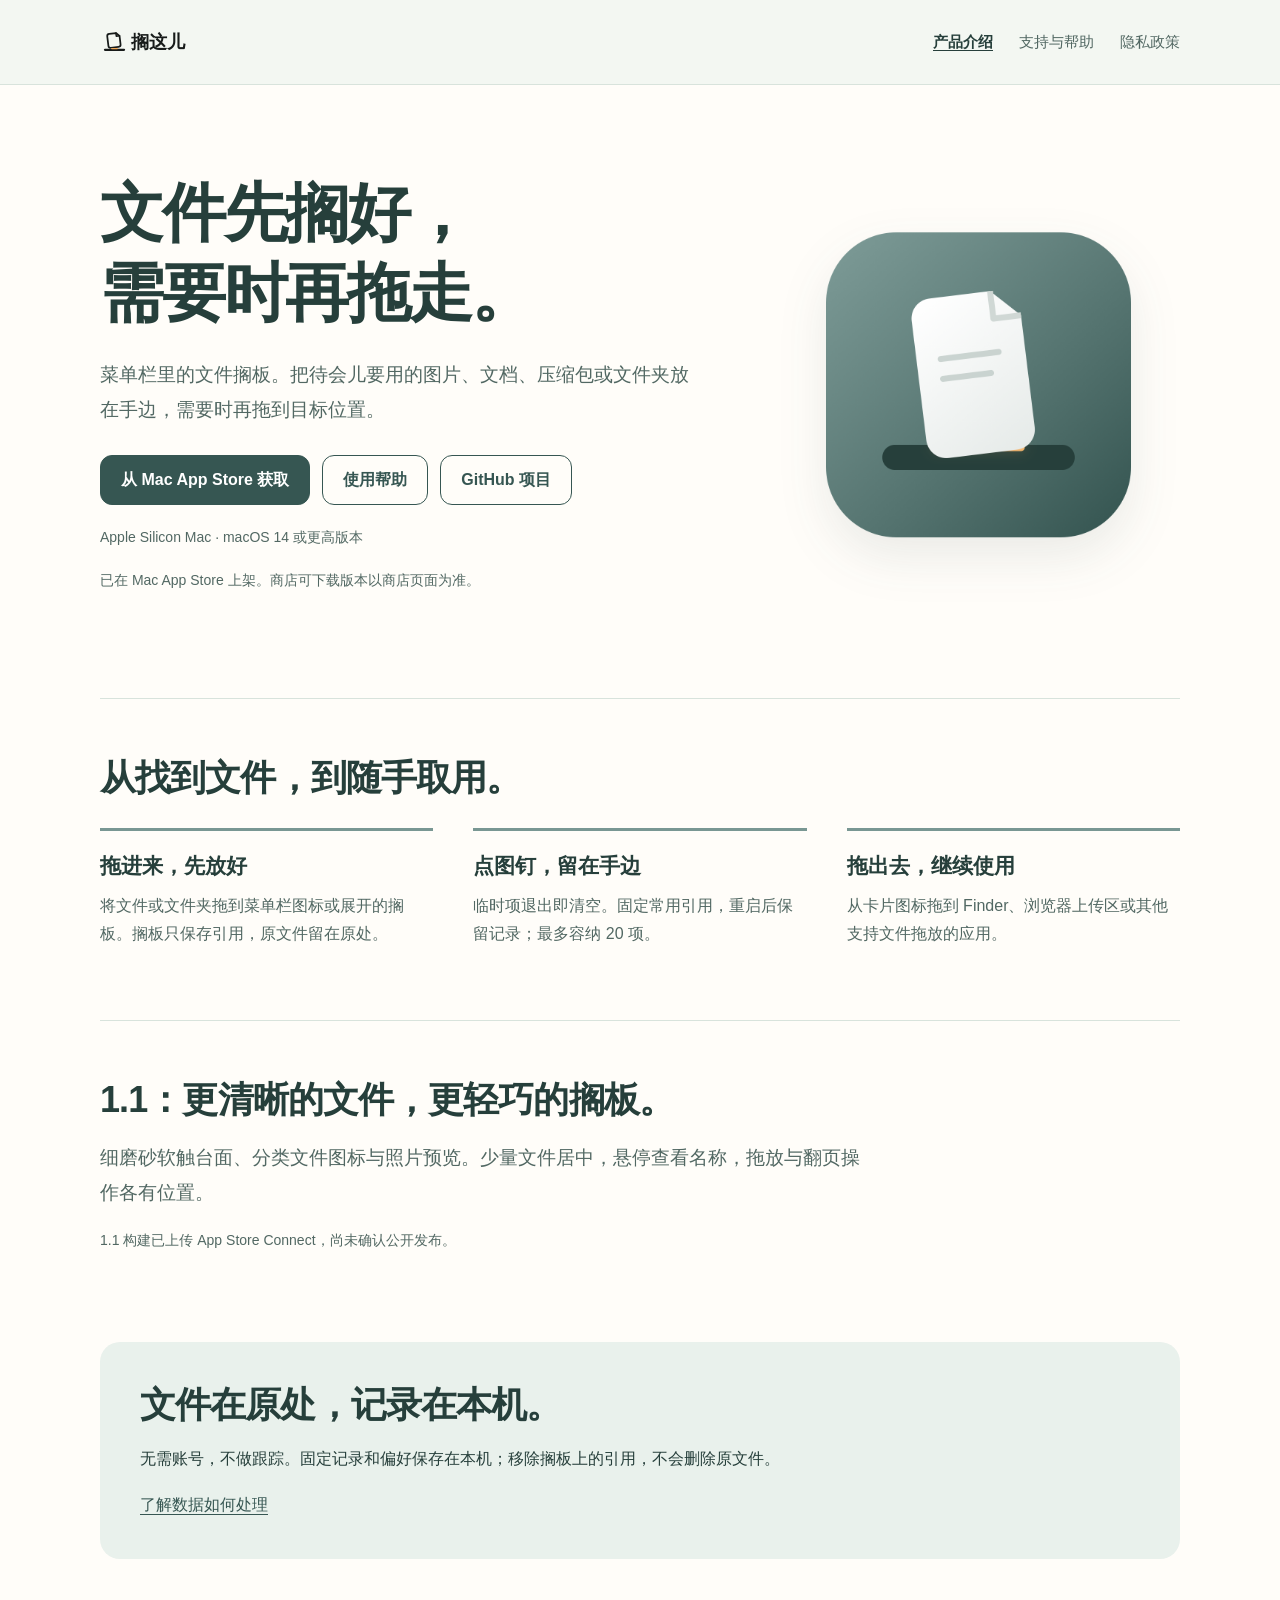
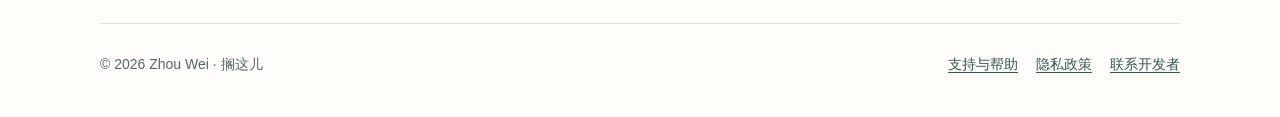
<file: index.html>
<!doctype html>
<html lang="zh-Hans">
<head>
  <meta charset="utf-8">
  <meta name="viewport" content="width=device-width, initial-scale=1">
  <meta name="description" content="搁这儿是一款 Mac 菜单栏文件搁板。拖入文件或文件夹，需要时再拖走；点图钉固定常用引用。">
  <meta name="theme-color" content="#365652">
  <meta property="og:type" content="website">
  <meta property="og:title" content="搁这儿 · 文件先搁好，需要时再拖走">
  <meta property="og:description" content="菜单栏里的文件搁板，把待会儿要用的文件放在手边。">
  <meta property="og:url" content="https://xiaomao361.github.io/dockshelf/">
  <meta property="og:image" content="https://xiaomao361.github.io/dockshelf/assets/app-icon.png">
  <link rel="canonical" href="https://xiaomao361.github.io/dockshelf/">
  <link rel="icon" href="./assets/app-icon.png">
  <link rel="apple-touch-icon" href="./assets/app-icon.png">
  <link rel="stylesheet" href="./assets/site.css">
  <title>搁这儿 · 文件先搁好，需要时再拖走</title>
</head>
<body>
  <a class="skip" href="#main">跳到正文</a>
  <header class="site-header">
    <nav class="nav shell" aria-label="主导航">
      <a class="brand" href="./" aria-label="搁这儿首页"><img src="./assets/logo.svg" width="130" height="32" alt="搁这儿"></a>
      <div class="links"><a href="./" aria-current="page">产品介绍</a><a href="./support/">支持与帮助</a><a href="./privacy/">隐私政策</a></div>
    </nav>
  </header>
  <main id="main">
    <section class="hero shell" aria-labelledby="hero-title">
      <div>
        <h1 id="hero-title">文件先搁好，<br>需要时再拖走。</h1>
        <p class="lead">菜单栏里的文件搁板。把待会儿要用的图片、文档、压缩包或文件夹放在手边，需要时再拖到目标位置。</p>
        <div class="actions"><a class="button" href="https://apps.apple.com/cn/app/id6825144885">从 Mac App Store 获取</a><a class="button secondary" href="./support/">使用帮助</a><a class="button secondary" href="https://github.com/xiaomao361/dockshelf">GitHub 项目</a></div>
        <p class="availability">Apple Silicon Mac · macOS 14 或更高版本</p>
        <p class="note">已在 Mac App Store 上架。商店可下载版本以商店页面为准。</p>
      </div>
      <div class="hero-art"><img src="./assets/app-icon.png" width="512" height="512" alt="搁这儿应用图标：一张纸卡落在深绿色搁板上"></div>
    </section>
    <section class="section shell" aria-labelledby="steps-title">
      <h2 id="steps-title">从找到文件，到随手取用。</h2>
      <ol class="steps">
        <li><h3>拖进来，先放好</h3><p>将文件或文件夹拖到菜单栏图标或展开的搁板。搁板只保存引用，原文件留在原处。</p></li>
        <li><h3>点图钉，留在手边</h3><p>临时项退出即清空。固定常用引用，重启后保留记录；最多容纳 20 项。</p></li>
        <li><h3>拖出去，继续使用</h3><p>从卡片图标拖到 Finder、浏览器上传区或其他支持文件拖放的应用。</p></li>
      </ol>
    </section>
    <section class="section shell" aria-labelledby="update-title">
      <h2 id="update-title">1.1：更清晰的文件，更轻巧的搁板。</h2>
      <p class="lead">细磨砂软触台面、分类文件图标与照片预览。少量文件居中，悬停查看名称，拖放与翻页操作各有位置。</p>
      <p class="note">1.1 构建已上传 App Store Connect，尚未确认公开发布。</p>
    </section>
    <section class="privacy-band shell" aria-labelledby="privacy-title">
      <h2 id="privacy-title">文件在原处，记录在本机。</h2>
      <p>无需账号，不做跟踪。固定记录和偏好保存在本机；移除搁板上的引用，不会删除原文件。</p>
      <a href="./privacy/">了解数据如何处理</a>
    </section>
  </main>
  <footer class="site-footer shell"><p>© 2026 Zhou Wei · 搁这儿</p><div><a href="./support/">支持与帮助</a><a href="./privacy/">隐私政策</a><a href="mailto:zhouwei@linux.com">联系开发者</a></div></footer>
</body>
</html>
</file>
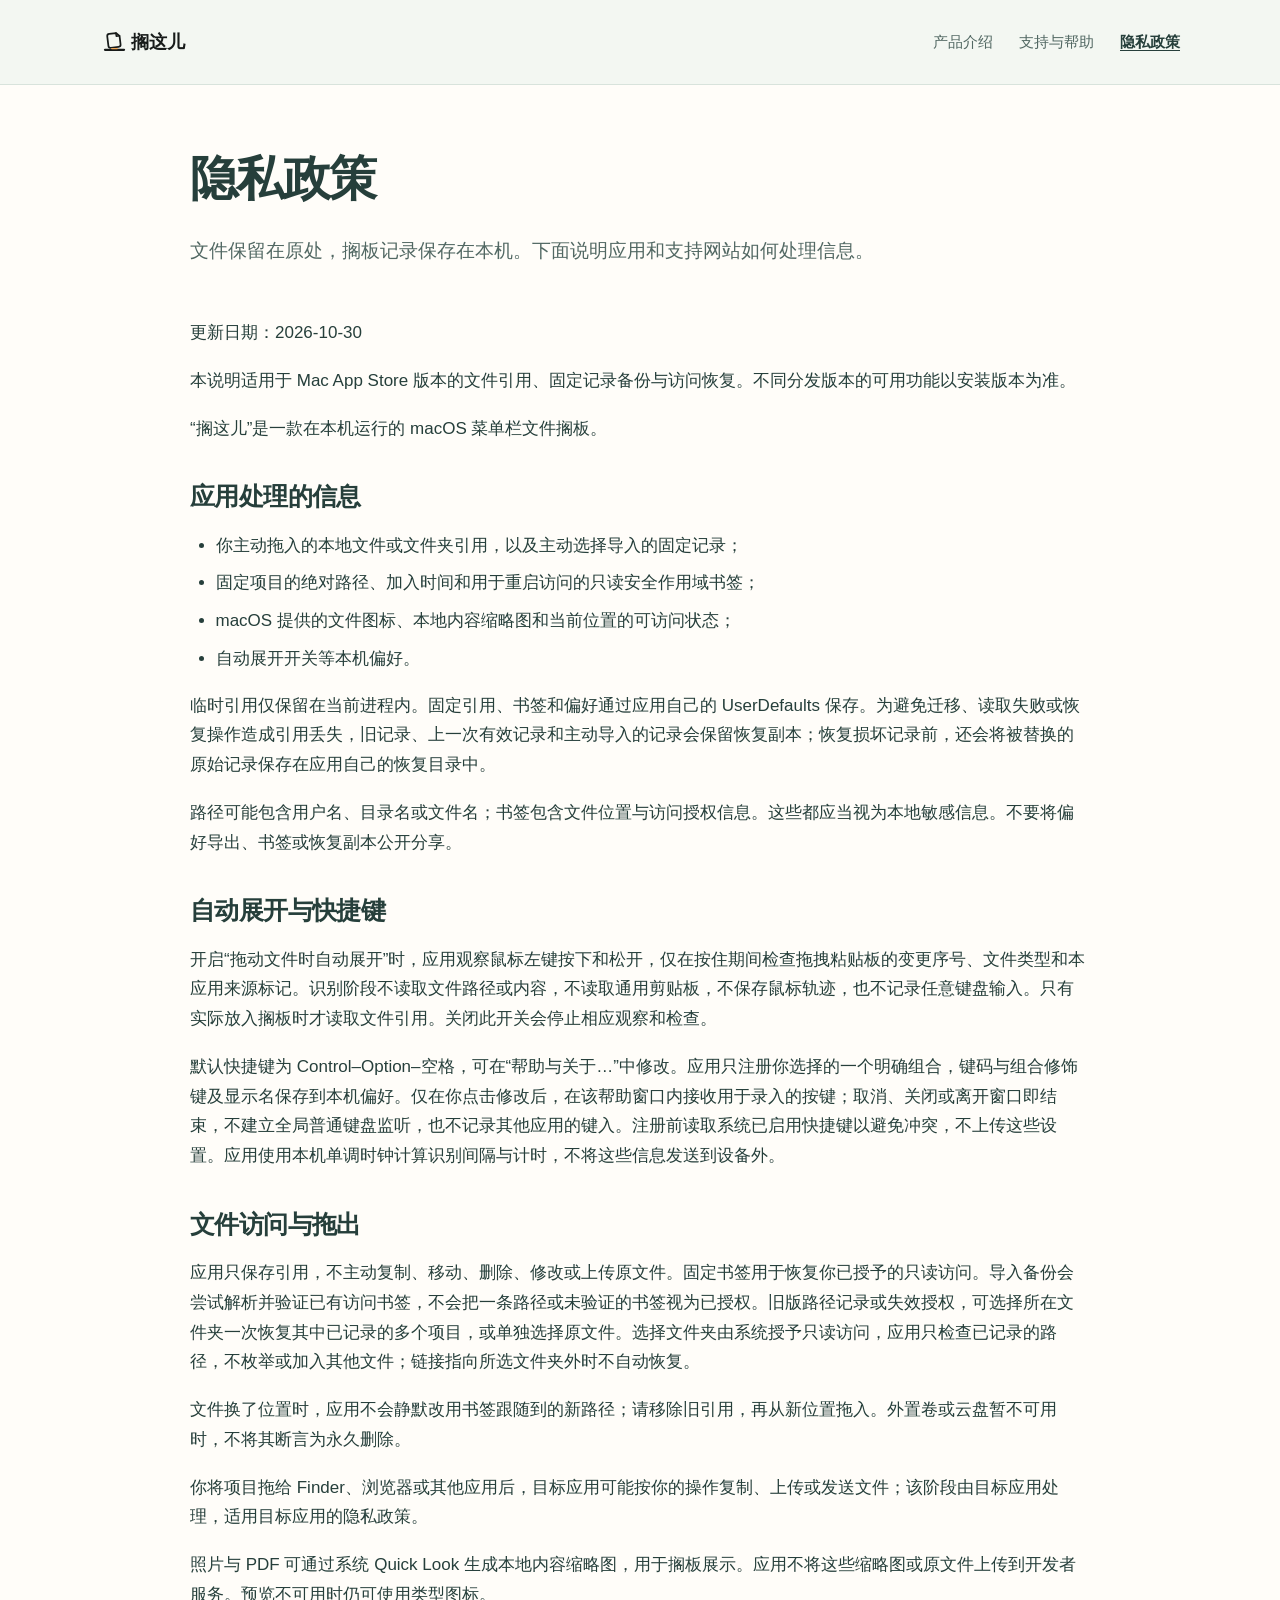
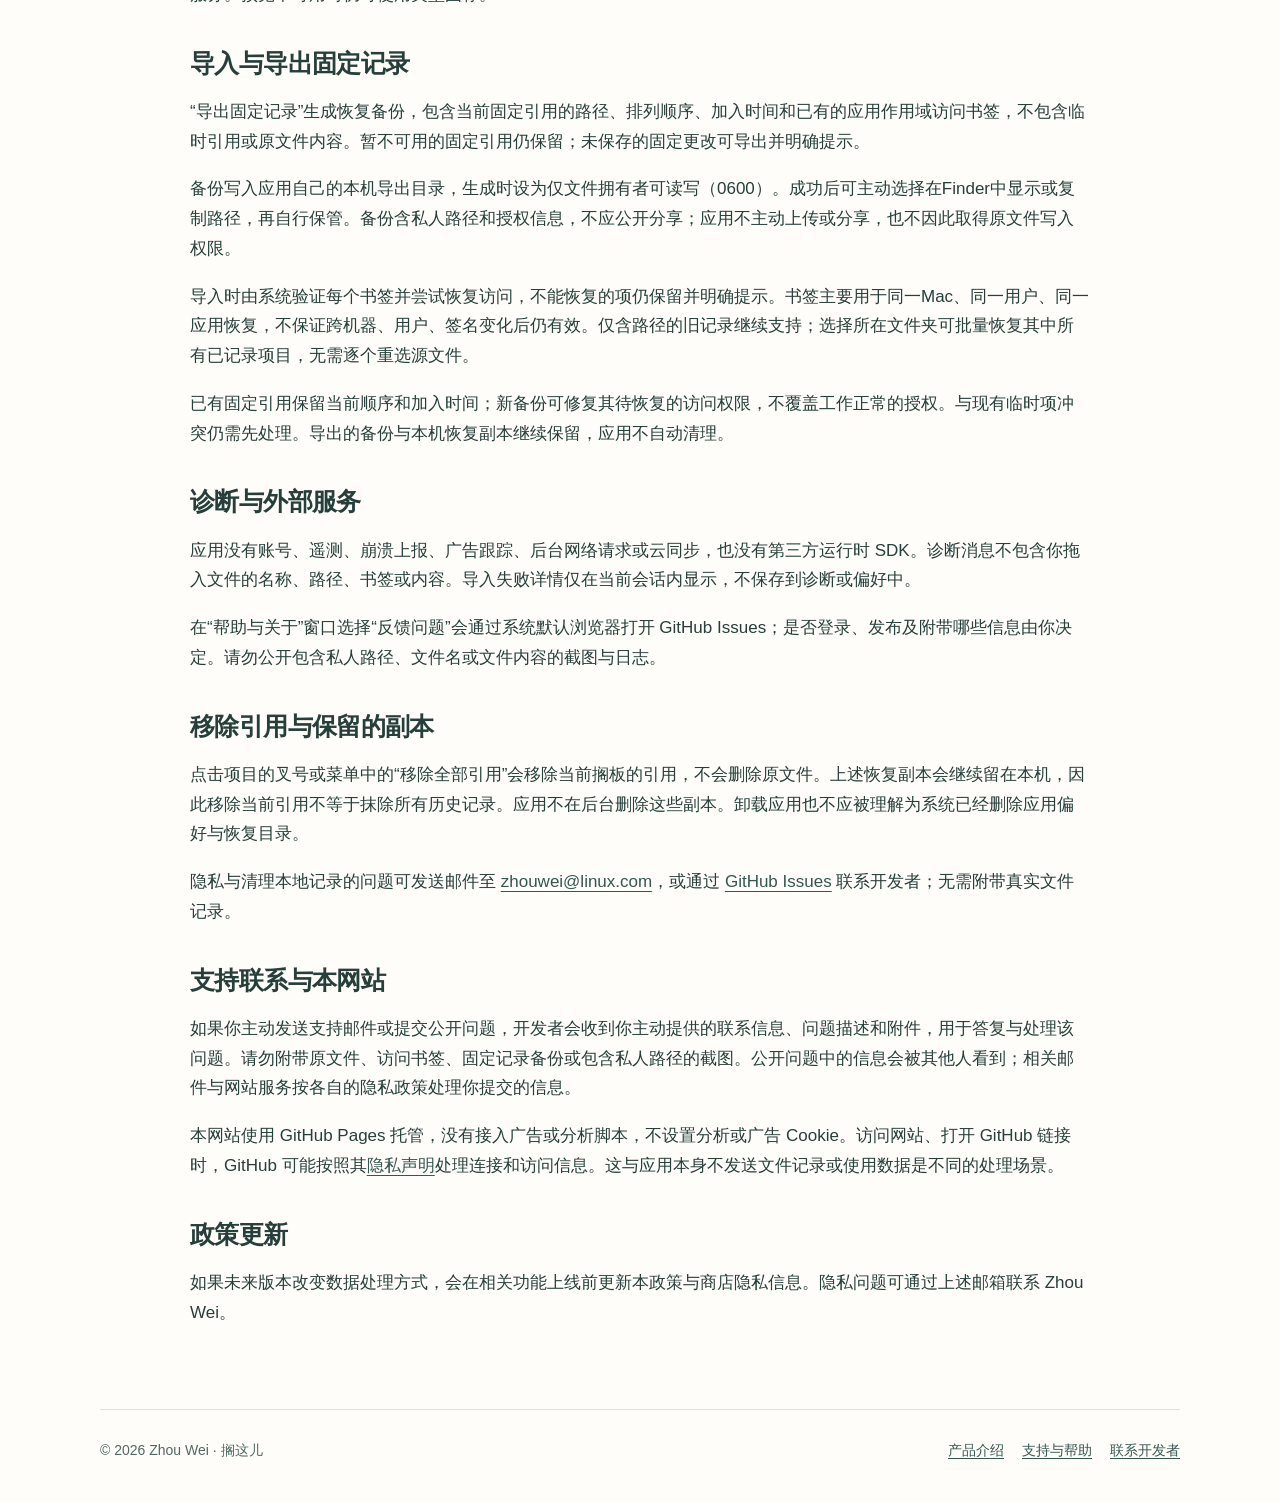
<file: privacy/index.html>
<!doctype html>
<html lang="zh-Hans">
<head>
  <meta charset="utf-8">
  <meta name="viewport" content="width=device-width, initial-scale=1">
  <meta name="description" content="搁这儿隐私政策：本地文件引用、只读访问、固定记录备份与恢复说明。联系邮箱：zhouwei@linux.com。">
  <meta name="theme-color" content="#365652">
  <meta property="og:type" content="website">
  <meta property="og:title" content="隐私政策 · 搁这儿">
  <meta property="og:description" content="应用无需账号，不做跟踪。了解文件引用、访问授权、备份与支持联系如何处理。">
  <meta property="og:image" content="https://xiaomao361.github.io/dockshelf/assets/app-icon.png">
  <link rel="canonical" href="https://xiaomao361.github.io/dockshelf/privacy/">
  <link rel="icon" href="../assets/app-icon.png">
  <link rel="stylesheet" href="../assets/site.css">
  <title>隐私政策 · 搁这儿</title>
</head>
<body>
  <a class="skip" href="#main">跳到正文</a>
  <header class="site-header"><nav class="nav shell" aria-label="主导航"><a class="brand" href="../" aria-label="搁这儿首页"><img src="../assets/logo.svg" width="130" height="32" alt="搁这儿"></a><div class="links"><a href="../">产品介绍</a><a href="../support/">支持与帮助</a><a href="./" aria-current="page">隐私政策</a></div></nav></header>
  <main class="shell page-shell" id="main">
    <header class="page-intro"><h1>隐私政策</h1><p class="lead">文件保留在原处，搁板记录保存在本机。下面说明应用和支持网站如何处理信息。</p></header>
    <article class="prose">
      <p>更新日期：2026-10-30</p>
      <p>本说明适用于 Mac App Store 版本的文件引用、固定记录备份与访问恢复。不同分发版本的可用功能以安装版本为准。</p>
      <p>“搁这儿”是一款在本机运行的 macOS 菜单栏文件搁板。</p>
      <h2>应用处理的信息</h2>
      <ul><li>你主动拖入的本地文件或文件夹引用，以及主动选择导入的固定记录；</li><li>固定项目的绝对路径、加入时间和用于重启访问的只读安全作用域书签；</li><li>macOS 提供的文件图标、本地内容缩略图和当前位置的可访问状态；</li><li>自动展开开关等本机偏好。</li></ul>
      <p>临时引用仅保留在当前进程内。固定引用、书签和偏好通过应用自己的 UserDefaults 保存。为避免迁移、读取失败或恢复操作造成引用丢失，旧记录、上一次有效记录和主动导入的记录会保留恢复副本；恢复损坏记录前，还会将被替换的原始记录保存在应用自己的恢复目录中。</p>
      <p>路径可能包含用户名、目录名或文件名；书签包含文件位置与访问授权信息。这些都应当视为本地敏感信息。不要将偏好导出、书签或恢复副本公开分享。</p>
      <h2>自动展开与快捷键</h2>
      <p>开启“拖动文件时自动展开”时，应用观察鼠标左键按下和松开，仅在按住期间检查拖拽粘贴板的变更序号、文件类型和本应用来源标记。识别阶段不读取文件路径或内容，不读取通用剪贴板，不保存鼠标轨迹，也不记录任意键盘输入。只有实际放入搁板时才读取文件引用。关闭此开关会停止相应观察和检查。</p>
      <p>默认快捷键为 Control–Option–空格，可在“帮助与关于…”中修改。应用只注册你选择的一个明确组合，键码与组合修饰键及显示名保存到本机偏好。仅在你点击修改后，在该帮助窗口内接收用于录入的按键；取消、关闭或离开窗口即结束，不建立全局普通键盘监听，也不记录其他应用的键入。注册前读取系统已启用快捷键以避免冲突，不上传这些设置。应用使用本机单调时钟计算识别间隔与计时，不将这些信息发送到设备外。</p>
      <h2>文件访问与拖出</h2>
      <p>应用只保存引用，不主动复制、移动、删除、修改或上传原文件。固定书签用于恢复你已授予的只读访问。导入备份会尝试解析并验证已有访问书签，不会把一条路径或未验证的书签视为已授权。旧版路径记录或失效授权，可选择所在文件夹一次恢复其中已记录的多个项目，或单独选择原文件。选择文件夹由系统授予只读访问，应用只检查已记录的路径，不枚举或加入其他文件；链接指向所选文件夹外时不自动恢复。</p>
      <p>文件换了位置时，应用不会静默改用书签跟随到的新路径；请移除旧引用，再从新位置拖入。外置卷或云盘暂不可用时，不将其断言为永久删除。</p>
      <p>你将项目拖给 Finder、浏览器或其他应用后，目标应用可能按你的操作复制、上传或发送文件；该阶段由目标应用处理，适用目标应用的隐私政策。</p>
      <p>照片与 PDF 可通过系统 Quick Look 生成本地内容缩略图，用于搁板展示。应用不将这些缩略图或原文件上传到开发者服务。预览不可用时仍可使用类型图标。</p>
      <h2>导入与导出固定记录</h2>
      <p>“导出固定记录”生成恢复备份，包含当前固定引用的路径、排列顺序、加入时间和已有的应用作用域访问书签，不包含临时引用或原文件内容。暂不可用的固定引用仍保留；未保存的固定更改可导出并明确提示。</p>
      <p>备份写入应用自己的本机导出目录，生成时设为仅文件拥有者可读写（0600）。成功后可主动选择在Finder中显示或复制路径，再自行保管。备份含私人路径和授权信息，不应公开分享；应用不主动上传或分享，也不因此取得原文件写入权限。</p>
      <p>导入时由系统验证每个书签并尝试恢复访问，不能恢复的项仍保留并明确提示。书签主要用于同一Mac、同一用户、同一应用恢复，不保证跨机器、用户、签名变化后仍有效。仅含路径的旧记录继续支持；选择所在文件夹可批量恢复其中所有已记录项目，无需逐个重选源文件。</p>
      <p>已有固定引用保留当前顺序和加入时间；新备份可修复其待恢复的访问权限，不覆盖工作正常的授权。与现有临时项冲突仍需先处理。导出的备份与本机恢复副本继续保留，应用不自动清理。</p>
      <h2>诊断与外部服务</h2>
      <p>应用没有账号、遥测、崩溃上报、广告跟踪、后台网络请求或云同步，也没有第三方运行时 SDK。诊断消息不包含你拖入文件的名称、路径、书签或内容。导入失败详情仅在当前会话内显示，不保存到诊断或偏好中。</p>
      <p>在“帮助与关于”窗口选择“反馈问题”会通过系统默认浏览器打开 GitHub Issues；是否登录、发布及附带哪些信息由你决定。请勿公开包含私人路径、文件名或文件内容的截图与日志。</p>
      <h2>移除引用与保留的副本</h2>
      <p>点击项目的叉号或菜单中的“移除全部引用”会移除当前搁板的引用，不会删除原文件。上述恢复副本会继续留在本机，因此移除当前引用不等于抹除所有历史记录。应用不在后台删除这些副本。卸载应用也不应被理解为系统已经删除应用偏好与恢复目录。</p>
      <p>隐私与清理本地记录的问题可发送邮件至 <a href="mailto:zhouwei@linux.com">zhouwei@linux.com</a>，或通过 <a href="https://github.com/xiaomao361/dockshelf/issues">GitHub Issues</a> 联系开发者；无需附带真实文件记录。</p>
      <h2>支持联系与本网站</h2>
      <p>如果你主动发送支持邮件或提交公开问题，开发者会收到你主动提供的联系信息、问题描述和附件，用于答复与处理该问题。请勿附带原文件、访问书签、固定记录备份或包含私人路径的截图。公开问题中的信息会被其他人看到；相关邮件与网站服务按各自的隐私政策处理你提交的信息。</p>
      <p>本网站使用 GitHub Pages 托管，没有接入广告或分析脚本，不设置分析或广告 Cookie。访问网站、打开 GitHub 链接时，GitHub 可能按照其<a href="https://docs.github.com/en/site-policy/privacy-policies/github-general-privacy-statement">隐私声明</a>处理连接和访问信息。这与应用本身不发送文件记录或使用数据是不同的处理场景。</p>
      <h2>政策更新</h2>
      <p>如果未来版本改变数据处理方式，会在相关功能上线前更新本政策与商店隐私信息。隐私问题可通过上述邮箱联系 Zhou Wei。</p>
    </article>
  </main>
  <footer class="site-footer shell"><p>© 2026 Zhou Wei · 搁这儿</p><div><a href="../">产品介绍</a><a href="../support/">支持与帮助</a><a href="mailto:zhouwei@linux.com">联系开发者</a></div></footer>
</body>
</html>
</file>
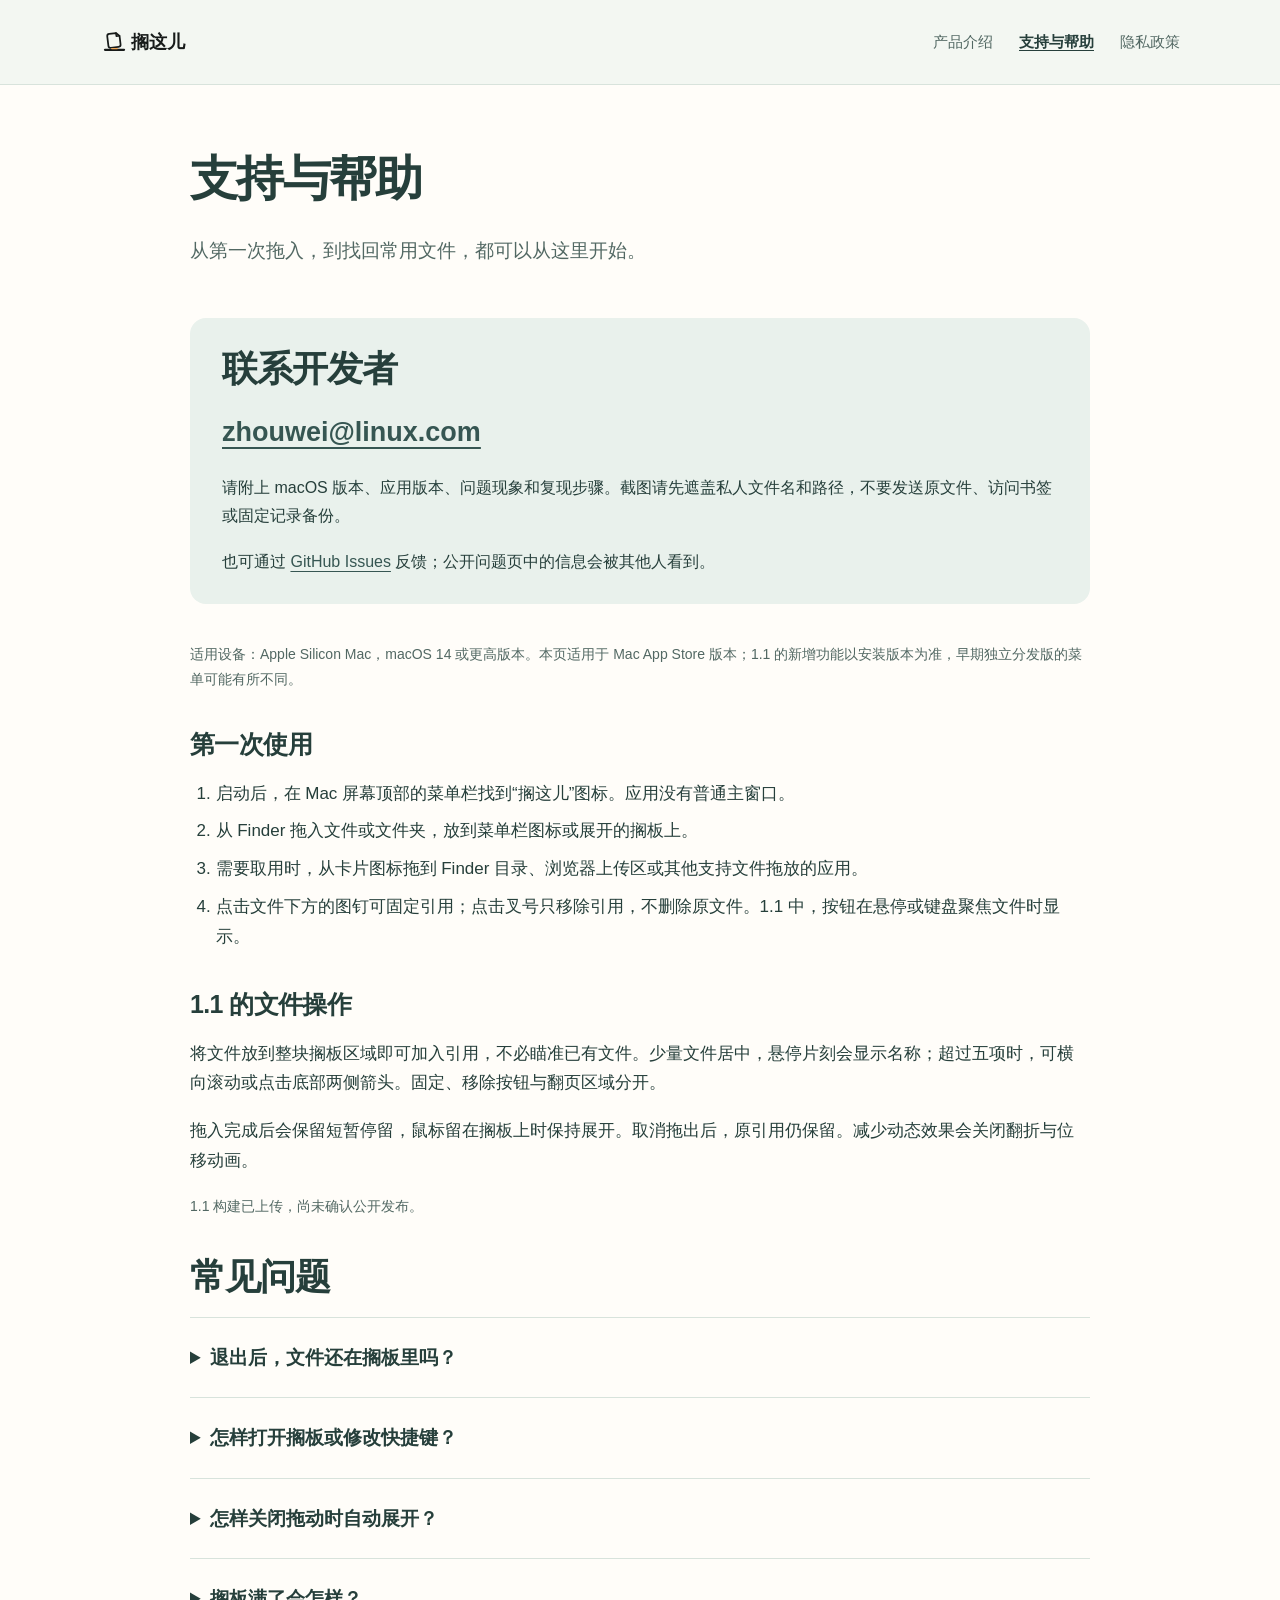
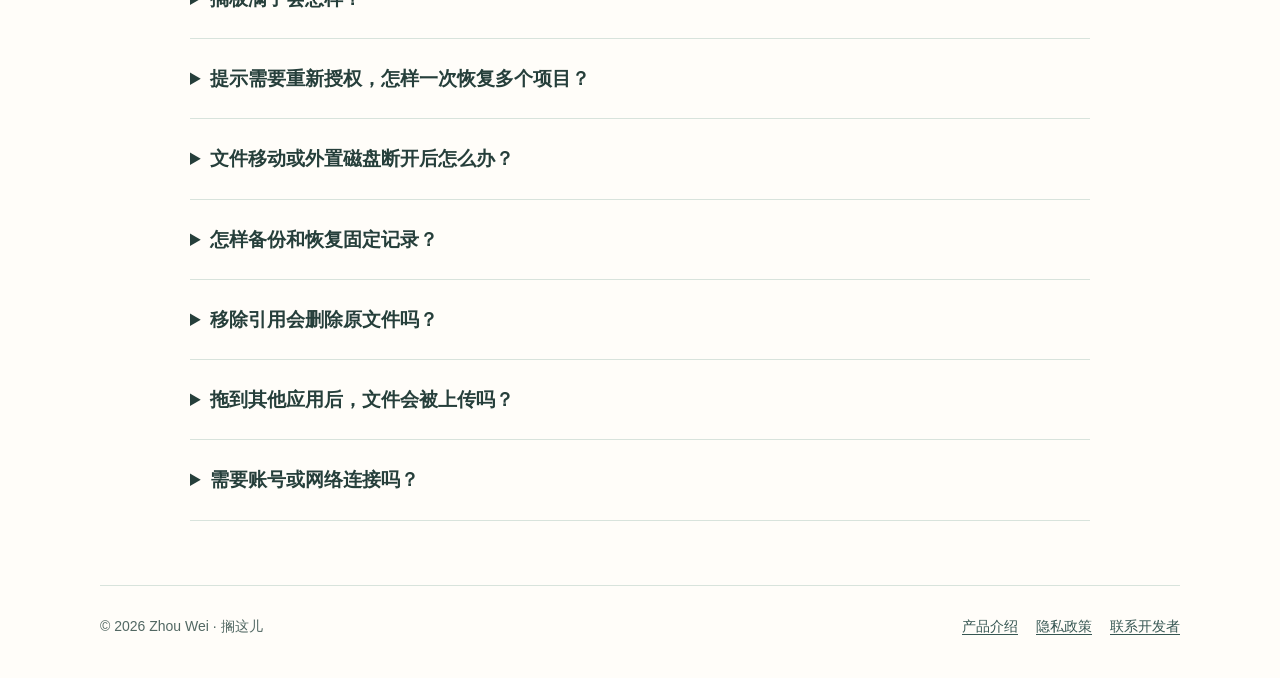
<file: support/index.html>
<!doctype html>
<html lang="zh-Hans">
<head>
  <meta charset="utf-8">
  <meta name="viewport" content="width=device-width, initial-scale=1">
  <meta name="description" content="搁这儿使用帮助、文件访问恢复、快捷键和固定记录备份说明。联系支持：zhouwei@linux.com。">
  <meta name="theme-color" content="#365652">
  <meta property="og:type" content="website">
  <meta property="og:title" content="支持与帮助 · 搁这儿">
  <meta property="og:description" content="查看文件拖入、取用、固定与恢复的使用说明，或联系开发者。">
  <meta property="og:image" content="https://xiaomao361.github.io/dockshelf/assets/app-icon.png">
  <link rel="canonical" href="https://xiaomao361.github.io/dockshelf/support/">
  <link rel="icon" href="../assets/app-icon.png">
  <link rel="stylesheet" href="../assets/site.css">
  <title>支持与帮助 · 搁这儿</title>
</head>
<body>
  <a class="skip" href="#main">跳到正文</a>
  <header class="site-header"><nav class="nav shell" aria-label="主导航"><a class="brand" href="../" aria-label="搁这儿首页"><img src="../assets/logo.svg" width="130" height="32" alt="搁这儿"></a><div class="links"><a href="../">产品介绍</a><a href="./" aria-current="page">支持与帮助</a><a href="../privacy/">隐私政策</a></div></nav></header>
  <main class="shell page-shell" id="main">
    <header class="page-intro"><h1>支持与帮助</h1><p class="lead">从第一次拖入，到找回常用文件，都可以从这里开始。</p></header>
    <section class="contact" aria-labelledby="contact-title"><h2 id="contact-title">联系开发者</h2><p><a class="contact-email" href="mailto:zhouwei@linux.com">zhouwei@linux.com</a></p><p>请附上 macOS 版本、应用版本、问题现象和复现步骤。截图请先遮盖私人文件名和路径，不要发送原文件、访问书签或固定记录备份。</p><p>也可通过 <a href="https://github.com/xiaomao361/dockshelf/issues">GitHub Issues</a> 反馈；公开问题页中的信息会被其他人看到。</p></section>
    <p class="note">适用设备：Apple Silicon Mac，macOS 14 或更高版本。本页适用于 Mac App Store 版本；1.1 的新增功能以安装版本为准，早期独立分发版的菜单可能有所不同。</p>
    <section class="prose" aria-labelledby="start-title"><h2 id="start-title">第一次使用</h2><ol><li>启动后，在 Mac 屏幕顶部的菜单栏找到“搁这儿”图标。应用没有普通主窗口。</li><li>从 Finder 拖入文件或文件夹，放到菜单栏图标或展开的搁板上。</li><li>需要取用时，从卡片图标拖到 Finder 目录、浏览器上传区或其他支持文件拖放的应用。</li><li>点击文件下方的图钉可固定引用；点击叉号只移除引用，不删除原文件。1.1 中，按钮在悬停或键盘聚焦文件时显示。</li></ol></section>
    <section class="prose" aria-labelledby="v11-title"><h2 id="v11-title">1.1 的文件操作</h2><p>将文件放到整块搁板区域即可加入引用，不必瞄准已有文件。少量文件居中，悬停片刻会显示名称；超过五项时，可横向滚动或点击底部两侧箭头。固定、移除按钮与翻页区域分开。</p><p>拖入完成后会保留短暂停留，鼠标留在搁板上时保持展开。取消拖出后，原引用仍保留。减少动态效果会关闭翻折与位移动画。</p><p class="note">1.1 构建已上传，尚未确认公开发布。</p></section>
    <section class="faq" aria-labelledby="faq-title"><h2 id="faq-title">常见问题</h2>
      <details><summary>退出后，文件还在搁板里吗？</summary><p>临时项在退出应用时清空。固定项会保留记录，重启后尝试恢复访问。文件移动、外置卷未连接或授权变化时，可能需要恢复访问。</p></details>
      <details><summary>怎样打开搁板或修改快捷键？</summary><p>点击菜单栏图标，或使用默认快捷键 Control–Option–空格。右键点击菜单栏图标，选择“帮助与关于…”，即可修改快捷键或恢复默认。若提示组合冲突，请换一个组合后重试。</p></details>
      <details><summary>怎样关闭拖动时自动展开？</summary><p>右键点击菜单栏图标，取消勾选“拖动文件时自动展开”。之后仍可点击菜单栏图标或使用已设置的快捷键打开搁板。</p></details>
      <details><summary>搁板满了会怎样？</summary><p>搁板最多放入 20 项。满时，新拖入的项目会替换最早加入的未固定项，并提供一次撤销；固定项不会被自动替换。全部固定时，请先移除或取消固定不再需要的引用。</p></details>
      <details><summary>提示需要重新授权，怎样一次恢复多个项目？</summary><p>打开“固定与访问恢复”提示，选择“选择所在文件夹，批量恢复…”。选中文件原来所在的文件夹后，应用会尝试恢复其中已经记录的项目，不会把整个文件夹的其他内容加入搁板。不同位置的项目可以分批选择所在文件夹。</p></details>
      <details><summary>文件移动或外置磁盘断开后怎么办？</summary><p>外置磁盘暂不可用时，先重新连接再检查。文件已经移动时，请移除旧引用，再从新位置拖入。应用不会静默跟随书签改用另一个路径，也不会因为一次访问失败删除固定记录。</p></details>
      <details><summary>怎样备份和恢复固定记录？</summary><p>右键点击菜单栏图标，选择“导出固定记录…”。备份生成后，可在 Finder 中找到文件并自行保管；使用“导入固定记录…”恢复。备份包含固定记录和已有访问书签，不包含原文件内容，也不包含临时项。导入后自动尝试恢复访问，未恢复的部分可按所在文件夹批量授权。</p><p>书签主要用于同一 Mac、同一用户和同一应用恢复，跨机器、用户或应用签名变化后不保证仍可用。备份包含私人路径和授权信息，请勿公开分享。</p></details>
      <details><summary>移除引用会删除原文件吗？</summary><p>不会。叉号及“移除全部引用”只处理搁板引用。为避免读取失败造成记录丢失，应用会保留本机恢复副本；移除当前引用不等于抹除全部历史副本。需要清理这些副本时，请先阅读隐私政策或联系支持。</p></details>
      <details><summary>拖到其他应用后，文件会被上传吗？</summary><p>放入搁板不会上传原文件。拖给浏览器或其他应用后，目标应用会根据你的操作处理文件，可能复制、上传或发送文件；该阶段适用目标应用的隐私政策。</p></details>
      <details><summary>需要账号或网络连接吗？</summary><p>应用无需注册账号，搁板记录和偏好保存在本机，不包含遥测、广告跟踪、后台网络请求或云同步。主动打开 GitHub 反馈页面、发送邮件，或把文件拖给其他应用时，由对应外部服务处理。</p></details>
    </section>
  </main>
  <footer class="site-footer shell"><p>© 2026 Zhou Wei · 搁这儿</p><div><a href="../">产品介绍</a><a href="../privacy/">隐私政策</a><a href="mailto:zhouwei@linux.com">联系开发者</a></div></footer>
</body>
</html>
</file>
<file: assets/site.css>
:root {
  color-scheme: light;
  --ink: #263f3b;
  --muted: #526863;
  --paper: #fffdf9;
  --mint: #e9f1ec;
  --line: #d8e3dc;
  --accent: #365652;
  font-family: -apple-system, BlinkMacSystemFont, "PingFang SC", "Helvetica Neue", sans-serif;
  line-height: 1.75;
}
* { box-sizing: border-box; }
html { scroll-behavior: smooth; }
body { margin: 0; color: var(--ink); background: var(--paper); }
img { display: block; max-width: 100%; height: auto; }
a { color: var(--accent); text-underline-offset: .23em; }
a:hover { text-decoration-thickness: 2px; }
a:focus-visible, summary:focus-visible { outline: 3px solid #365652; outline-offset: 5px; border-radius: 3px; }
.shell { width: min(1080px, calc(100% - 48px)); margin-inline: auto; }
.skip { position: absolute; left: 16px; top: -80px; padding: 10px 16px; background: white; z-index: 20; }
.skip:focus { top: 10px; }
.site-header { border-bottom: 1px solid var(--line); background: #f3f7f2; }
.nav { display: flex; justify-content: space-between; align-items: center; gap: 24px; min-height: 84px; }
.brand { flex: 0 0 auto; }
.brand img { width: 130px; height: 32px; object-fit: contain; }
.links { display: flex; gap: 26px; flex-wrap: wrap; }
.links a { padding-block: 10px; color: var(--muted); font-size: 15px; text-decoration: none; }
.links a[aria-current="page"] { color: var(--ink); text-decoration: underline; font-weight: 650; }
.hero { display: grid; grid-template-columns: 1.2fr .8fr; align-items: center; gap: 72px; padding-block: 88px; }
h1, h2, h3 { line-height: 1.25; text-wrap: balance; }
h1 { margin: 0 0 24px; font-size: clamp(40px, 5.4vw, 64px); letter-spacing: -.035em; }
h2 { margin: 0 0 18px; font-size: clamp(26px, 3.4vw, 36px); letter-spacing: -.025em; }
h3 { margin: 0 0 12px; font-size: 21px; }
p { margin: 0 0 18px; }
.lead { max-width: 40em; color: var(--muted); font-size: 19px; line-height: 1.85; }
.hero-art { padding: 12px; }
.hero-art img { width: 100%; filter: drop-shadow(0 20px 24px #263f3b18); }
.actions { display: flex; flex-wrap: wrap; gap: 12px; margin-block: 28px 20px; }
.button { display: inline-flex; justify-content: center; align-items: center; min-height: 46px; padding: 10px 20px; border: 1px solid var(--accent); border-radius: 12px; background: var(--accent); color: white; font-weight: 600; text-decoration: none; }
.button.secondary { background: transparent; color: var(--accent); }
.button:hover { background: #263f3b; color: white; }
.availability, .note { color: var(--muted); font-size: 14px; }
.section { padding-block: 56px; border-top: 1px solid var(--line); }
.steps { display: grid; grid-template-columns: repeat(3, minmax(0, 1fr)); gap: 40px; padding: 10px 0 0; list-style: none; }
.steps li { border-top: 3px solid #799793; padding-top: 22px; }
.steps p { color: var(--muted); margin: 0; }
.privacy-band { padding: 40px; margin-block: 16px 64px; background: var(--mint); border-radius: 20px; }
.privacy-band p { max-width: 48em; }
.site-footer { display: flex; flex-wrap: wrap; justify-content: space-between; gap: 12px 28px; padding-block: 28px 40px; border-top: 1px solid var(--line); font-size: 14px; color: var(--muted); }
.site-footer p { margin: 0; }
.site-footer div { display: flex; flex-wrap: wrap; gap: 18px; }
.page-shell { max-width: 900px; padding-block: 64px; }
.page-intro { padding-bottom: 32px; }
.page-intro h1 { font-size: clamp(34px, 5vw, 48px); }
.contact { padding: 28px 32px; margin: 0 0 38px; background: var(--mint); border-radius: 16px; }
.contact p:last-child { margin-bottom: 0; }
.contact-email { font-size: clamp(20px, 4vw, 27px); font-weight: 650; overflow-wrap: anywhere; }
.prose { font-size: 17px; overflow-wrap: anywhere; }
.prose h2 { margin-top: 38px; font-size: 25px; }
.prose ul, .prose ol { padding-left: 1.5em; }
.prose li { margin-bottom: 8px; }
.prose code { padding: 2px 5px; border-radius: 4px; background: var(--mint); font-size: .9em; }
.faq { margin-top: 36px; }
.faq details { padding: 19px 0; border-top: 1px solid var(--line); }
.faq details:last-child { border-bottom: 1px solid var(--line); }
.faq summary { cursor: pointer; font-size: 19px; font-weight: 600; padding: 4px 0; }
.faq details p { margin: 16px 0 0; color: var(--muted); }
.policy-meta { margin-bottom: 28px; color: var(--muted); font-size: 14px; }
@media (max-width: 720px) {
  .shell { width: calc(100% - 36px); }
  .nav { flex-wrap: wrap; justify-content: flex-start; gap: 10px 24px; padding-block: 16px; }
  .links { gap: 22px; }
  .hero { grid-template-columns: minmax(0, 1fr); gap: 16px; padding-block: 48px; }
  .hero-art { width: min(280px, 72%); justify-self: center; }
  .lead { font-size: 17px; }
  .steps { grid-template-columns: minmax(0, 1fr); gap: 24px; }
  .section { padding-block: 36px; }
  .privacy-band { padding: 26px; margin-bottom: 40px; }
  .page-shell { padding-block: 42px; }
  .contact { padding: 24px; }
}
@media (prefers-reduced-motion: reduce) { html { scroll-behavior: auto; } }
</file>
